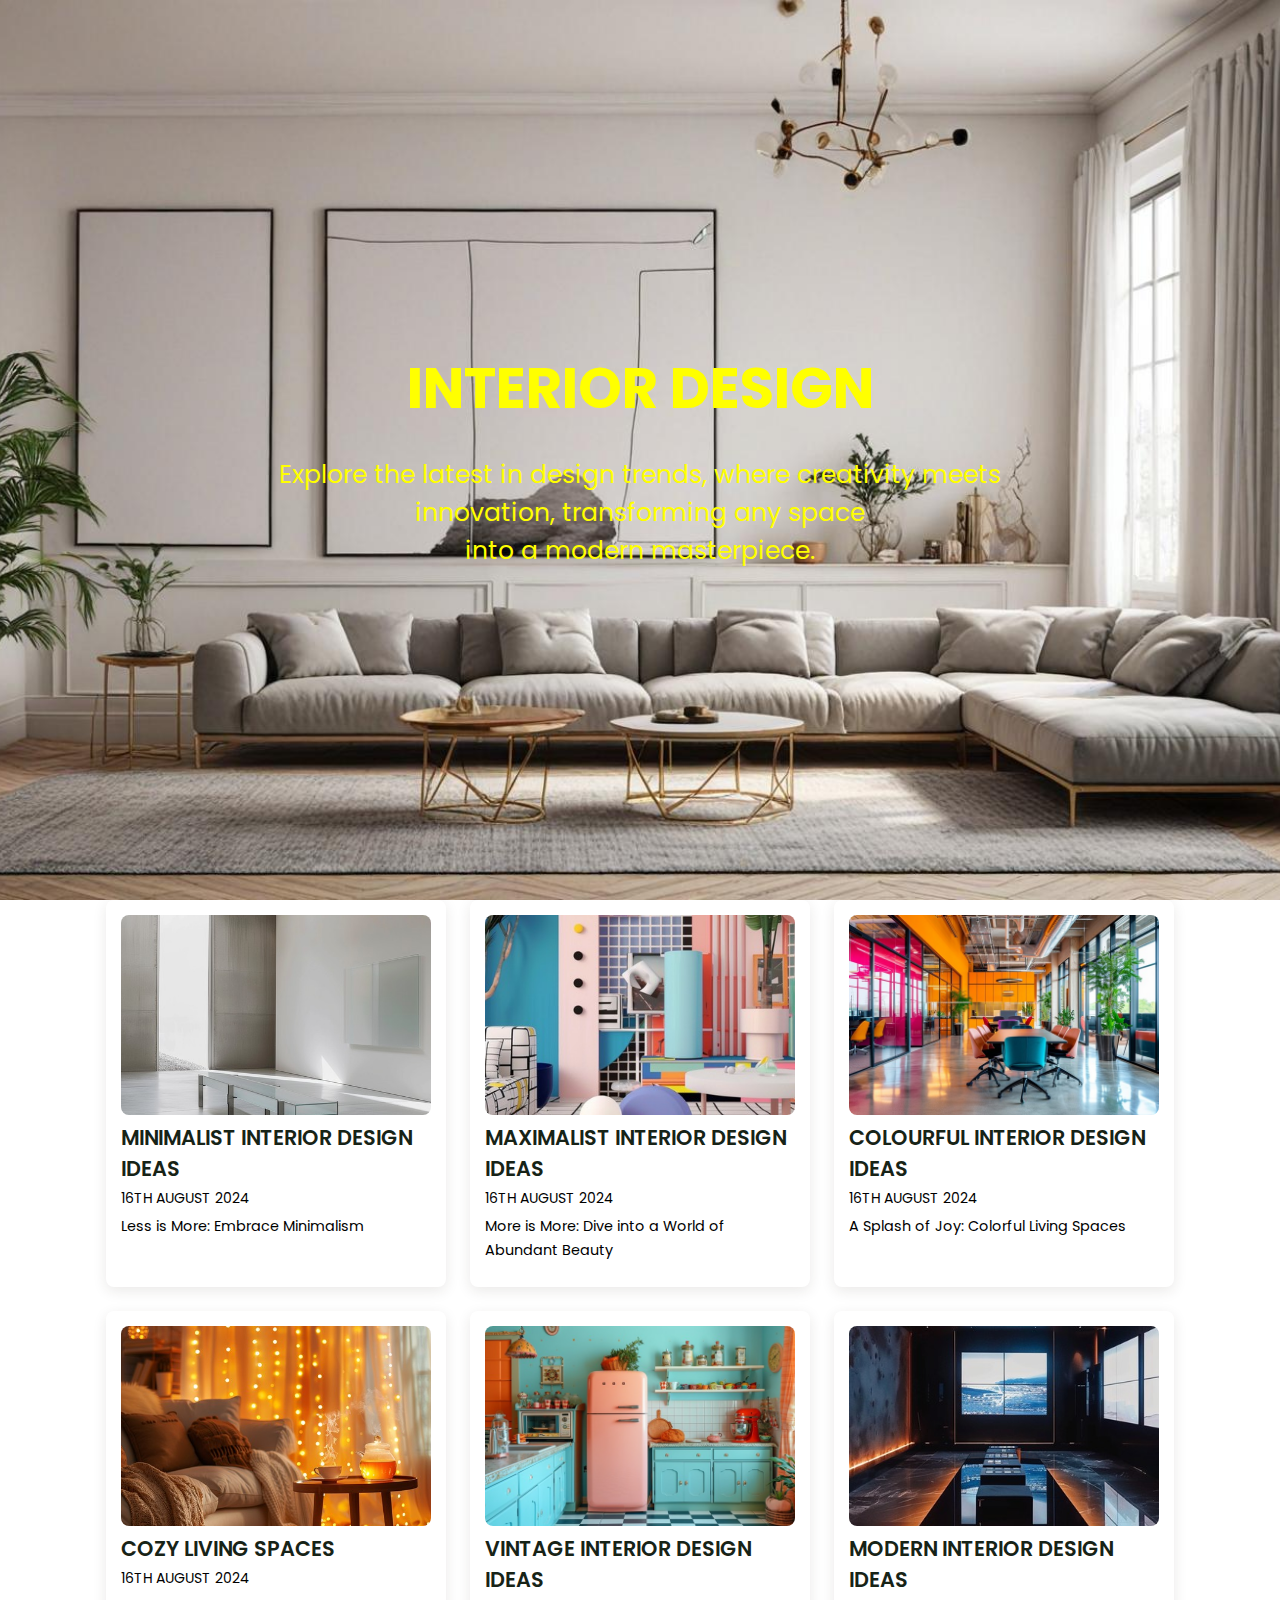
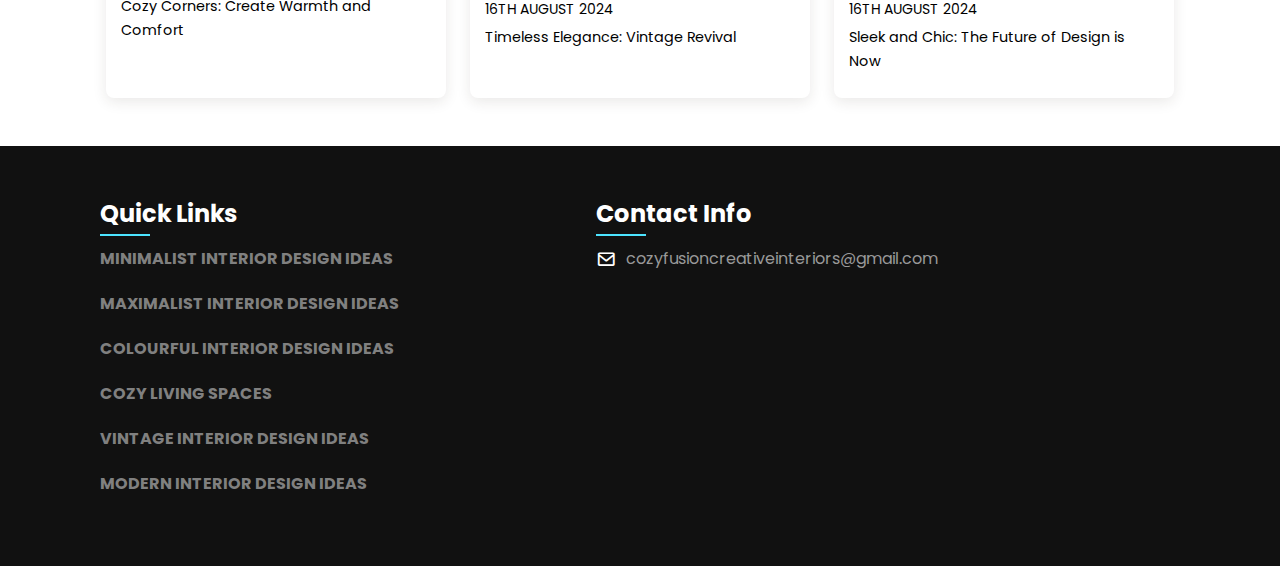
<file: index.html>
<!DOCTYPE html>
<html lang="en">
<head>
    <meta charset="UTF-8">
    <meta http-equiv="X-UA-Compatible" content="IE=edge">
    <meta name="viewport" content="width=device-width, initial-scale=1.0">
    <title>CozyFusion Creative Interiors</title>
    <!-- Box-icon -->
    <link href='https://unpkg.com/boxicons@2.1.4/css/boxicons.min.css' rel='stylesheet'>
    <link rel="stylesheet" href="style.css">
</head>
<body>
    <section class="home" id="home" style="background-image: url('images/NEWBANNER.png');">
        <div class="home-text container">
            <h2 class="home-title">INTERIOR DESIGN</h2><br>
            <span class="home-subtitle">Explore the latest in design trends, where creativity meets <br> innovation, transforming any space <br>into a modern masterpiece.</span>
        </div>
    </section>

    <div class="post container">
        <!-- Post 1 -->
        <div class="post-box tech">
            <img src="images/minimalist.jpg" alt="" class="post-img">
            <a href="minimalist.html" class="post-title">MINIMALIST INTERIOR DESIGN IDEAS</a>
            <span class="post-date">16TH AUGUST 2024</span>
            <p class="post-description">Less is More: Embrace Minimalism</p>
        </div>
        <!-- Post 2 -->
        <div class="post-box food">
            <img src="images/MAXIMALIST.jpg" alt="" class="post-img">
            <a href="minimalist.html" class="post-title">MAXIMALIST INTERIOR DESIGN IDEAS</a>
            <span class="post-date">16TH AUGUST 2024</span>
            <p class="post-description">More is More: Dive into a World of Abundant Beauty</p>
        </div>
        <!-- Post 3 -->
        <div class="post-box food">
            <img src="images/colorful-office-interior-stockcake.jpg" alt="" class="post-img">
            <a href="colourful.html" class="post-title">COLOURFUL INTERIOR DESIGN IDEAS</a>
            <span class="post-date">16TH AUGUST 2024</span>
            <p class="post-description">A Splash of Joy: Colorful Living Spaces</p>
        </div>
        <!-- Post 4 -->
        <div class="post-box news">
            <img src="images/cozy-evening-setting-stockcake.jpg" alt="" class="post-img">
            <a href="cozy.html" class="post-title">COZY LIVING SPACES</a>
            <span class="post-date">16TH AUGUST 2024</span>
            <p class="post-description">Cozy Corners: Create Warmth and Comfort</p>
        </div>
        <!-- Post 5 -->
        <div class="post-box tech">
            <img src="images/vintage-kitchen-decor-stockcake.jpg" alt="" class="post-img">
            <a href="vintage.html" class="post-title">VINTAGE INTERIOR DESIGN IDEAS</a>
            <span class="post-date">16TH AUGUST 2024</span>
            <p class="post-description">Timeless Elegance: Vintage Revival</p>
         </div>
        <!-- Post 6 -->
        <div class="post-box news">
            <img src="images/modern-interior-design-stockcake.jpg" alt="" class="post-img">
            <a href="modern.html" class="post-title">MODERN INTERIOR DESIGN IDEAS</a>
            <span class="post-date">16TH AUGUST 2024</span>
            <p class="post-description">Sleek and Chic: The Future of Design is Now</p>
       </div>
    </div>

    <footer>
        <div class="footer-container">
            <div class="sec quicklinks">
                <h2>Quick Links</h2>
                <ul>
                    <li><a href="minimalist.html">MINIMALIST INTERIOR DESIGN IDEAS</a></li>
                    <li><a href="maximalist.html">MAXIMALIST INTERIOR DESIGN IDEAS</a></li>
                    <li><a href="colourful.html">COLOURFUL INTERIOR DESIGN IDEAS</a></li>
                    <li><a href="cozy.html">COZY LIVING SPACES</a></li>
                    <li><a href="vintage.html">VINTAGE INTERIOR DESIGN IDEAS</a></li>
                    <li><a href="modern.html">MODERN INTERIOR DESIGN IDEAS</a></li>
                </ul>
            </div>
            <div class="sec contactBx">
                <h2>Contact Info</h2>
                <ul class="info">
                    <li>
                        <span><i class='bx bx-envelope' ></i></span>
                        <p><a href="mailto:cozyfusioncreativeinteriors@gmail.com">cozyfusioncreativeinteriors@gmail.com</a></p>
                    </li>
                </ul>
            </div>
        </div>
    </footer>

    <script src="https://cdnjs.cloudflare.com/ajax/libs/jquery/3.6.1/jquery.min.js" integrity="sha512-aVKKRRi/Q/YV+4mjoKBsE4x3H+BkegoM/em46NNlCqNTmUYADjBbeNefNxYV7giUp0VxICtqdrbqU7iVaeZNXA==" crossorigin="anonymous" referrerpolicy="no-referrer"></script>
    <script src="main.js"></script>
</body>
</html>
</file>
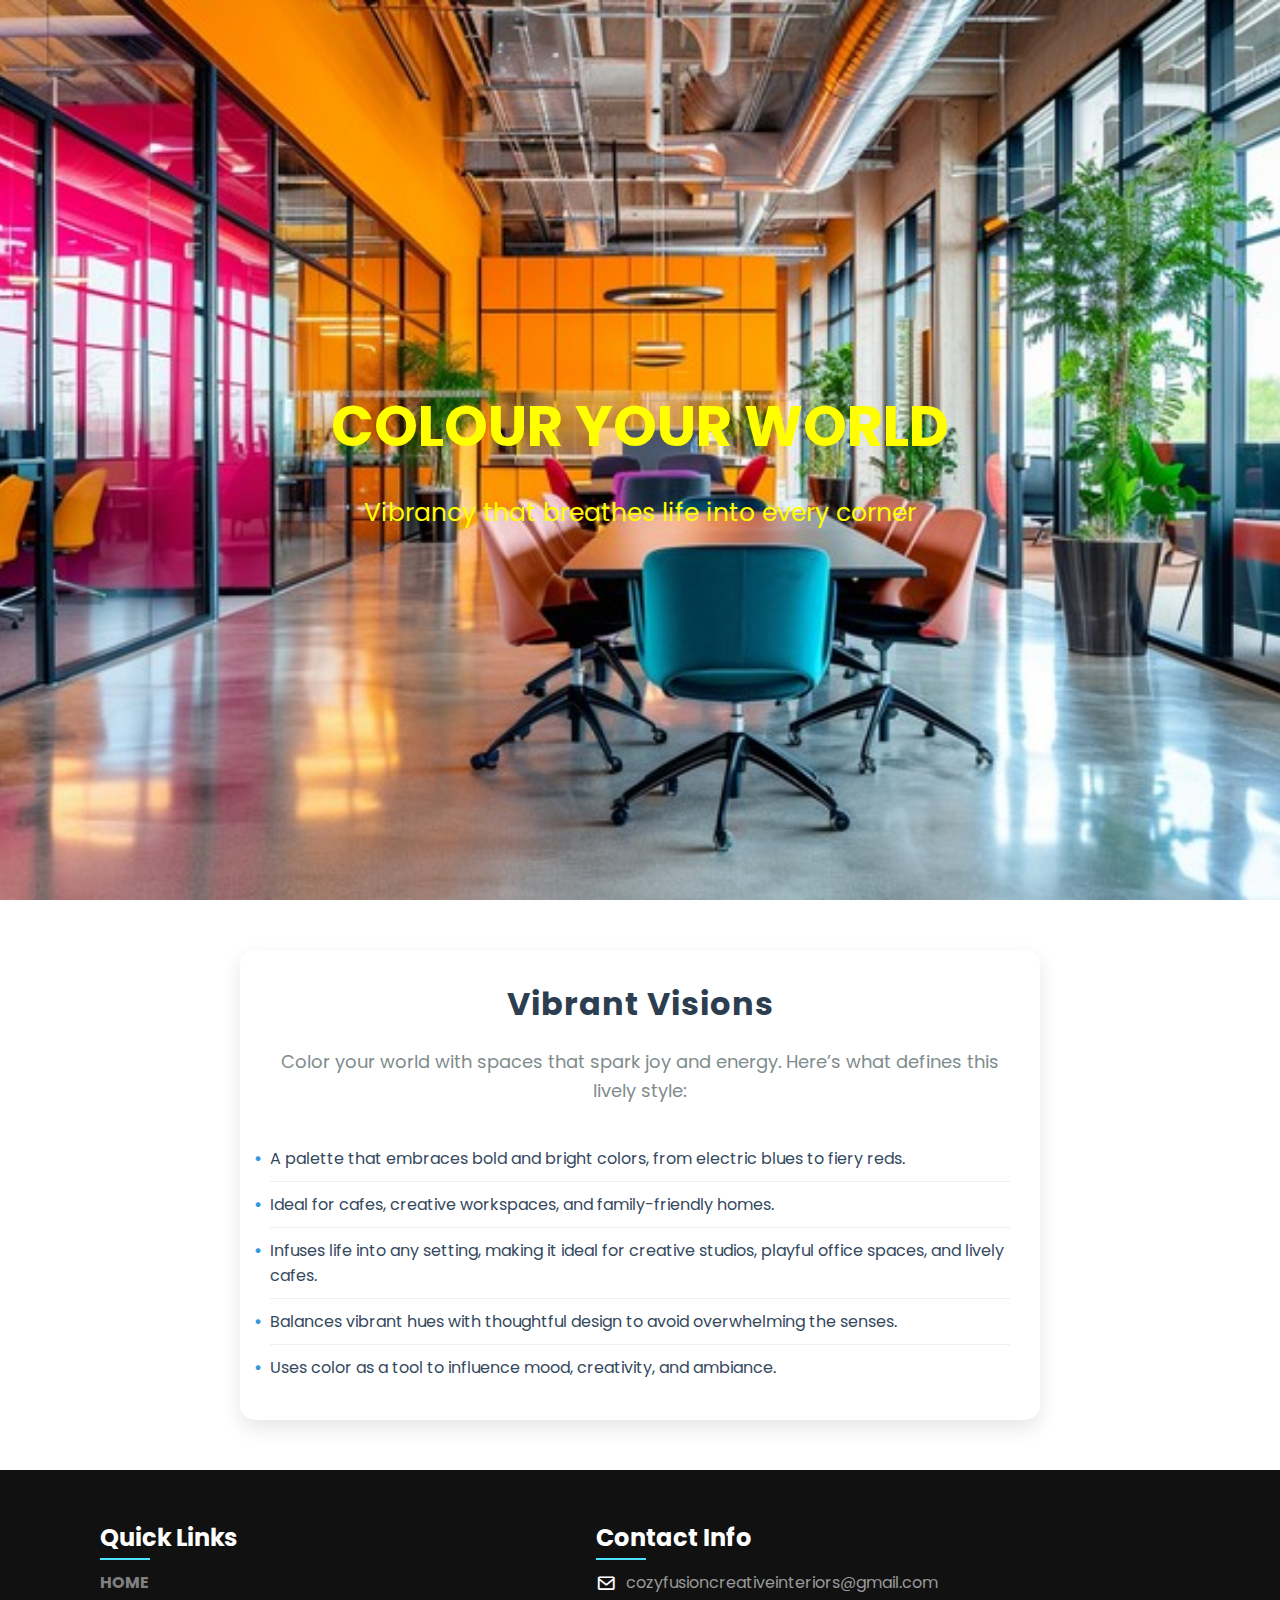
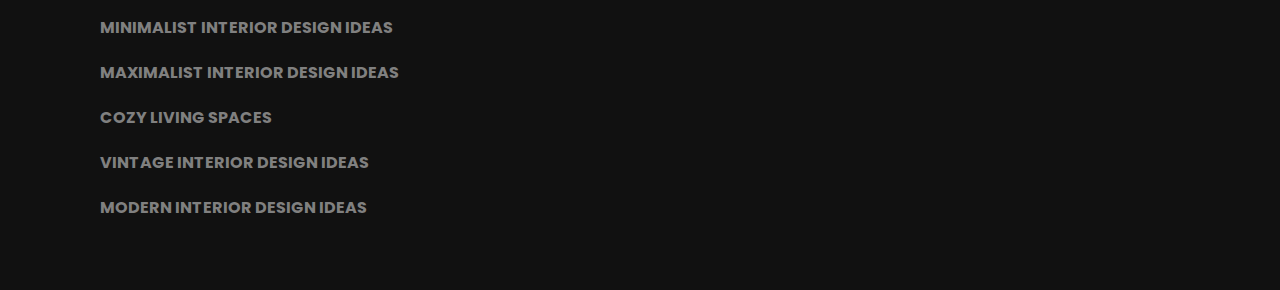
<file: colourful.html>
<!DOCTYPE html>
<html lang="en">
<head>
    <meta charset="UTF-8">
    <meta http-equiv="X-UA-Compatible" content="IE=edge">
    <meta name="viewport" content="width=device-width, initial-scale=1.0">
    <title>Colourful Interior Design Ideas</title>
    <!-- Box-icon -->
    <link href='https://unpkg.com/boxicons@2.1.4/css/boxicons.min.css' rel='stylesheet'>
    <link rel="stylesheet" href="style.css">
</head>
<body>
    <section class="home" id="home" style="background-image: url('images/colorful-office-interior-stockcake.jpg');">
        <div class="home-text container">
            <h2 class="home-title">COLOUR YOUR WORLD</h2><br>
            <span class="home-subtitle">Vibrancy that breathes life into every corner</span>
        </div>
    </section>

    <section class="minimalist-explanation container">
        <h3 class="section-title">Vibrant Visions</h3>
        <p class="section-intro">Color your world with spaces that spark joy and energy. Here’s what defines this lively style:</p>
        <ul class="explanation-points">
            <li>A palette that embraces bold and bright colors, from electric blues to fiery reds.</li>
            <li>Ideal for cafes, creative workspaces, and family-friendly homes.</li>
            <li>Infuses life into any setting, making it ideal for creative studios, playful office spaces, and lively cafes.</li>
            <li>Balances vibrant hues with thoughtful design to avoid overwhelming the senses.</li>
            <li>Uses color as a tool to influence mood, creativity, and ambiance.</li>
        </ul>
    </section>

    <footer>
        <div class="footer-container">
            <div class="sec quicklinks">
                <h2>Quick Links</h2>
                <ul>
                    <li><a href="index.html">HOME</a></li>
                    <li><a href="minimalist.html">MINIMALIST INTERIOR DESIGN IDEAS</a></li>
                    <li><a href="maximalist.html">MAXIMALIST INTERIOR DESIGN IDEAS</a></li>
                    <li><a href="cozy.html">COZY LIVING SPACES</a></li>
                    <li><a href="vintage.html">VINTAGE INTERIOR DESIGN IDEAS</a></li>
                    <li><a href="modern.html">MODERN INTERIOR DESIGN IDEAS</a></li>
                </ul>
            </div>
            <div class="sec contactBx">
                <h2>Contact Info</h2>
                <ul class="info">
                    <li>
                        <span><i class='bx bx-envelope' ></i></span>
                        <p><a href="mailto:cozyfusioncreativeinteriors@gmail.com">cozyfusioncreativeinteriors@gmail.com</a></p>
                    </li>
                </ul>
            </div>
        </div>
    </footer>

    <script src="https://cdnjs.cloudflare.com/ajax/libs/jquery/3.6.1/jquery.min.js" integrity="sha512-aVKKRRi/Q/YV+4mjoKBsE4x3H+BkegoM/em46NNlCqNTmUYADjBbeNefNxYV7giUp0VxICtqdrbqU7iVaeZNXA==" crossorigin="anonymous" referrerpolicy="no-referrer"></script>
    <script src="main.js"></script>
</body>
</html>
</file>
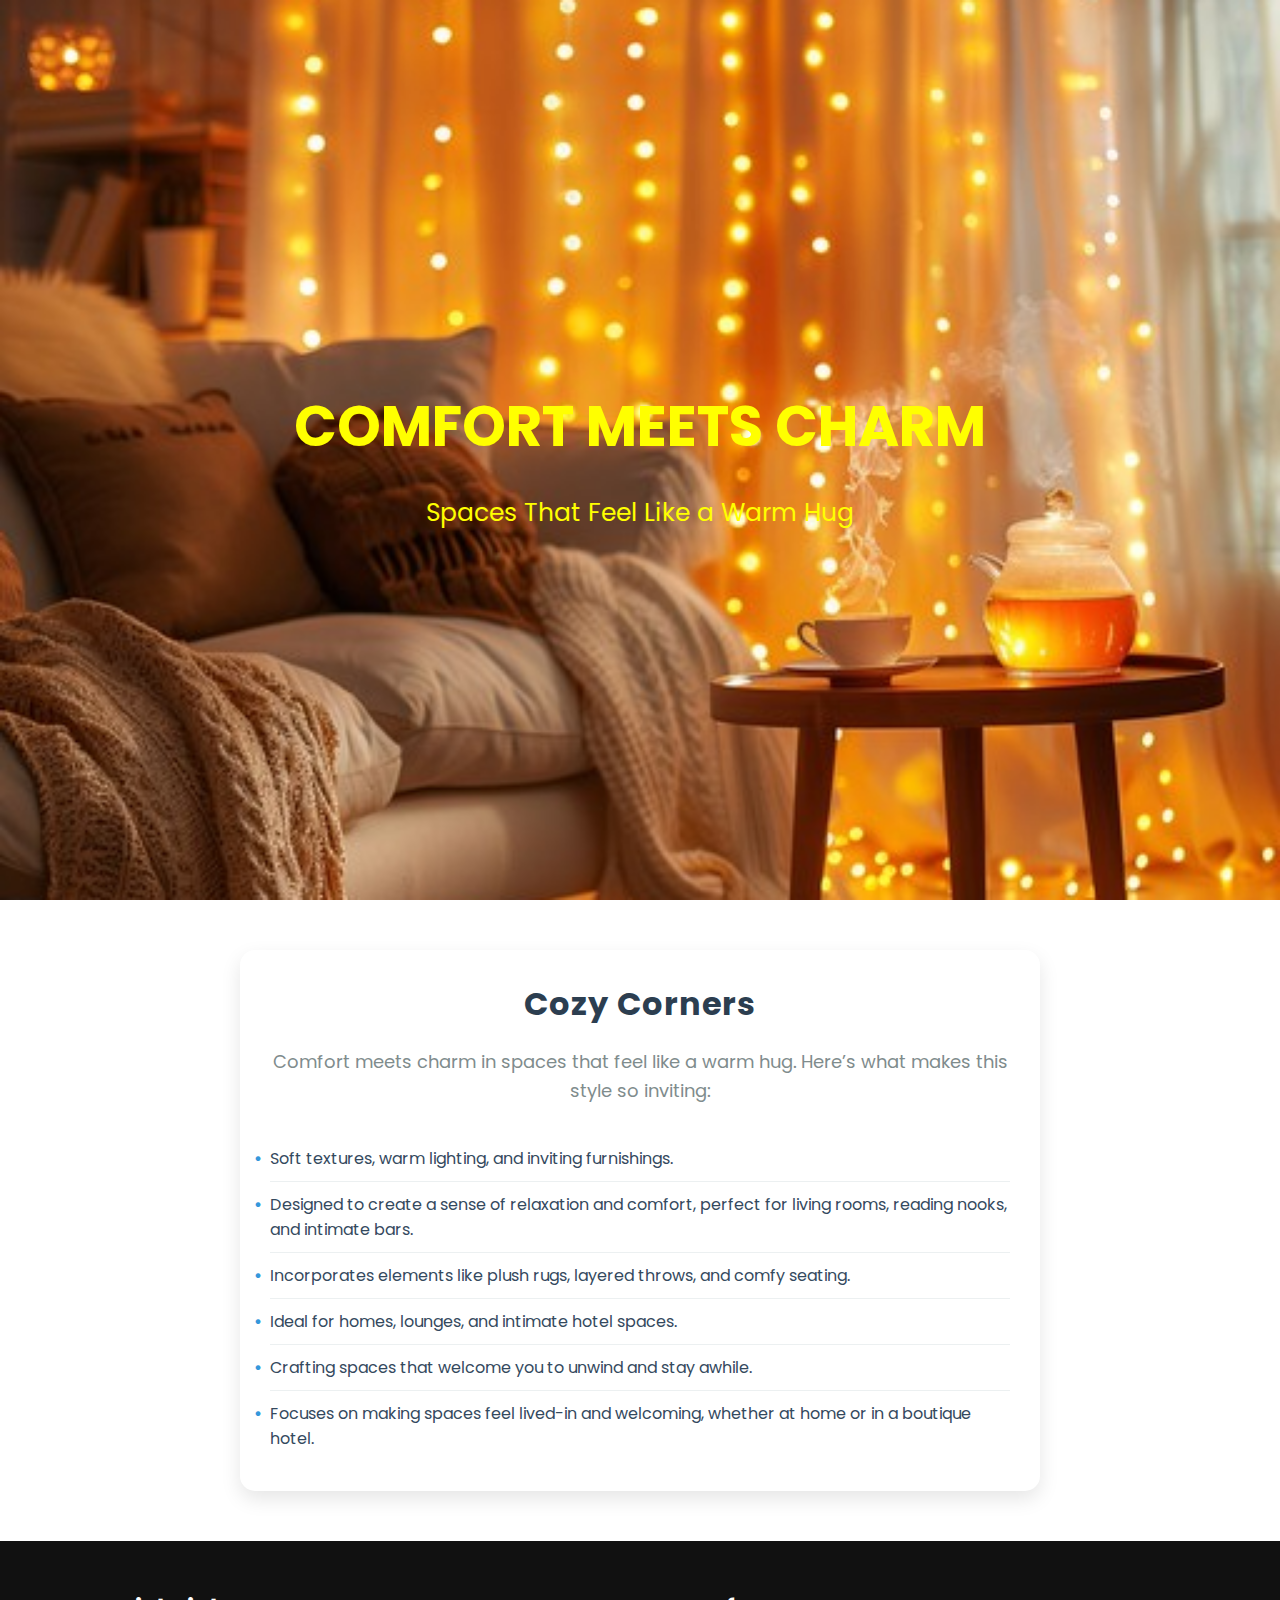
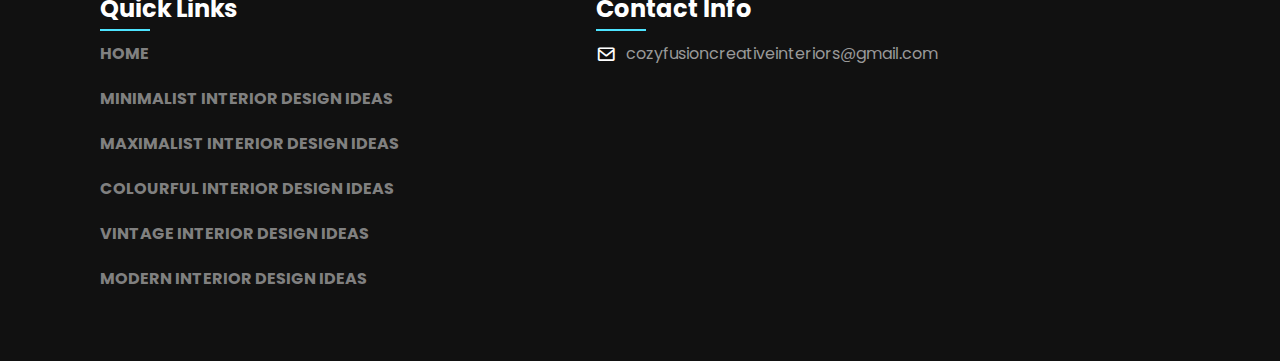
<file: cozy.html>
<!DOCTYPE html>
<html lang="en">
<head>
    <meta charset="UTF-8">
    <meta http-equiv="X-UA-Compatible" content="IE=edge">
    <meta name="viewport" content="width=device-width, initial-scale=1.0">
    <title>Cozy Living Spaces</title>
    <!-- Box-icon -->
    <link href='https://unpkg.com/boxicons@2.1.4/css/boxicons.min.css' rel='stylesheet'>
    <link rel="stylesheet" href="style.css">
</head>
<body>
    <section class="home" id="home" style="background-image: url('images/cozy-evening-setting-stockcake.jpg');">
        <div class="home-text container">
            <h2 class="home-title">COMFORT MEETS CHARM</h2><br>
            <span class="home-subtitle">Spaces That Feel Like a Warm Hug</span>
        </div>
    </section>

    <section class="minimalist-explanation container">
        <h3 class="section-title">Cozy Corners</h3>
        <p class="section-intro">Comfort meets charm in spaces that feel like a warm hug. Here’s what makes this style so inviting:</p>
        <ul class="explanation-points">
            <li>Soft textures, warm lighting, and inviting furnishings.</li>
            <li>Designed to create a sense of relaxation and comfort, perfect for living rooms, reading nooks, and intimate bars.</li>
            <li>Incorporates elements like plush rugs, layered throws, and comfy seating.</li>
            <li>Ideal for homes, lounges, and intimate hotel spaces.</li>
            <li>Crafting spaces that welcome you to unwind and stay awhile.</li>
            <li>Focuses on making spaces feel lived-in and welcoming, whether at home or in a boutique hotel.</li>
        </ul>
    </section>

    <footer>
        <div class="footer-container">
            <div class="sec quicklinks">
                <h2>Quick Links</h2>
                <ul>
                    <li><a href="index.html">HOME</a></li>
                    <li><a href="minimalist.html">MINIMALIST INTERIOR DESIGN IDEAS</a></li>
                    <li><a href="maximalist.html">MAXIMALIST INTERIOR DESIGN IDEAS</a></li>
                    <li><a href="colourful.html">COLOURFUL INTERIOR DESIGN IDEAS</a></li>
                    <li><a href="vintage.html">VINTAGE INTERIOR DESIGN IDEAS</a></li>
                    <li><a href="modern.html">MODERN INTERIOR DESIGN IDEAS</a></li>
                </ul>
            </div>
            <div class="sec contactBx">
                <h2>Contact Info</h2>
                <ul class="info">
                    <li>
                        <span><i class='bx bx-envelope' ></i></span>
                        <p><a href="mailto:cozyfusioncreativeinteriors@gmail.com">cozyfusioncreativeinteriors@gmail.com</a></p>
                    </li>
                </ul>
            </div>
        </div>
    </footer>

    <script src="https://cdnjs.cloudflare.com/ajax/libs/jquery/3.6.1/jquery.min.js" integrity="sha512-aVKKRRi/Q/YV+4mjoKBsE4x3H+BkegoM/em46NNlCqNTmUYADjBbeNefNxYV7giUp0VxICtqdrbqU7iVaeZNXA==" crossorigin="anonymous" referrerpolicy="no-referrer"></script>
    <script src="main.js"></script>
</body>
</html>
</file>
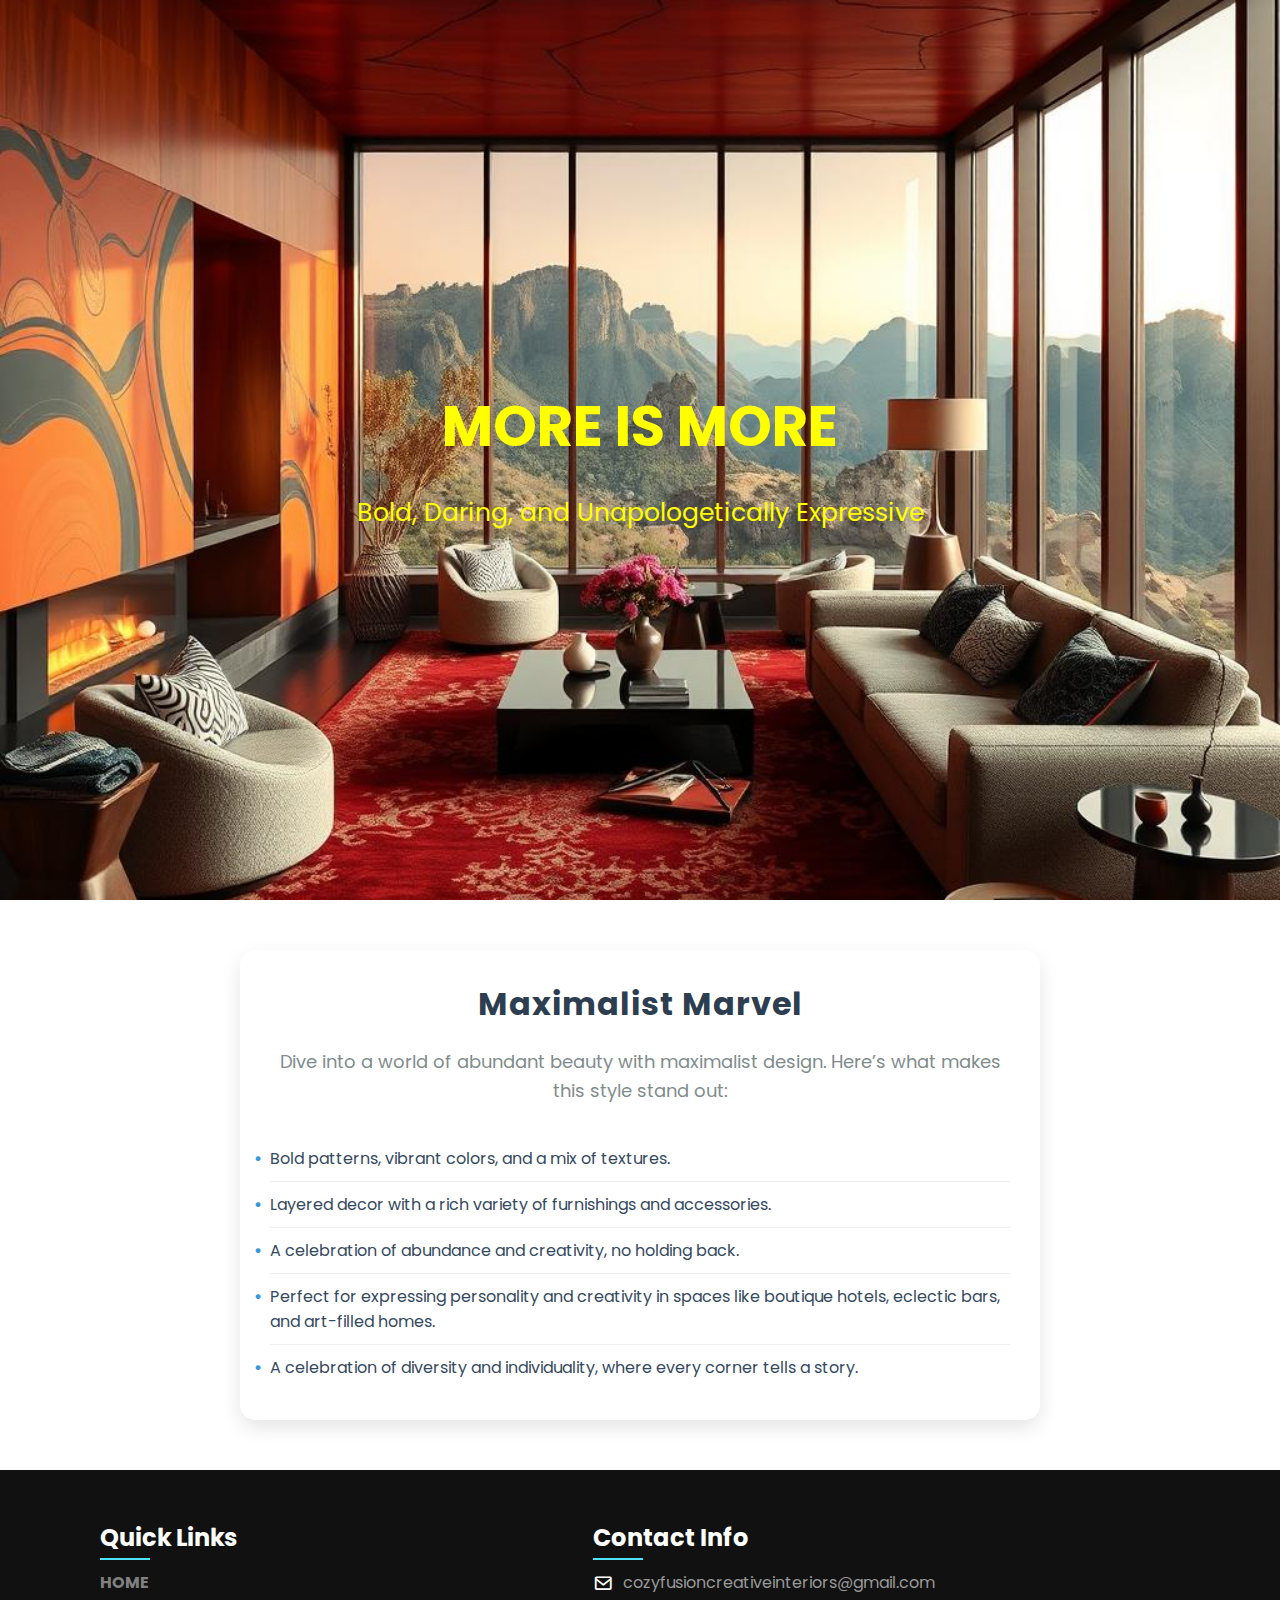
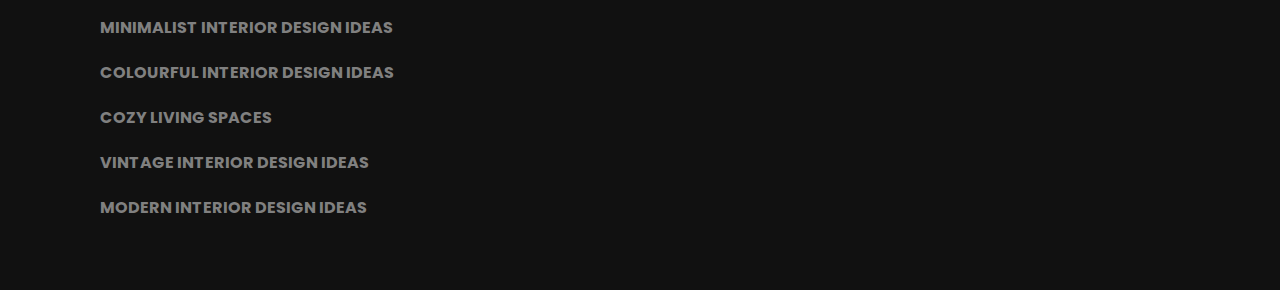
<file: maximalist.html>
<!DOCTYPE html>
<html lang="en">
<head>
    <meta charset="UTF-8">
    <meta http-equiv="X-UA-Compatible" content="IE=edge">
    <meta name="viewport" content="width=device-width, initial-scale=1.0">
    <title>Maximalist Interior Design Ideas</title>
    <!-- Box-icon -->
    <link href='https://unpkg.com/boxicons@2.1.4/css/boxicons.min.css' rel='stylesheet'>
    <link rel="stylesheet" href="style.css">
</head>
<body>
    <section class="home" id="home" style="background-image: url('images/MAX1.jpg');">
        <div class="home-text container">
            <h2 class="home-title">MORE IS MORE</h2><br>
            <span class="home-subtitle">Bold, Daring, and Unapologetically Expressive</span>
        </div>
    </section>

    <section class="minimalist-explanation container">
        <h3 class="section-title">Maximalist Marvel</h3>
        <p class="section-intro">Dive into a world of abundant beauty with maximalist design. Here’s what makes this style stand out:</p>
        <ul class="explanation-points">
            <li>Bold patterns, vibrant colors, and a mix of textures.</li>
            <li>Layered decor with a rich variety of furnishings and accessories.</li>
            <li>A celebration of abundance and creativity, no holding back.</li>
            <li>Perfect for expressing personality and creativity in spaces like boutique hotels, eclectic bars, and art-filled homes.</li>
            <li>A celebration of diversity and individuality, where every corner tells a story.</li>
        </ul>
    </section>

    <footer>
        <div class="footer-container">
            <div class="sec quicklinks">
                <h2>Quick Links</h2>
                <ul>
                    <li><a href="index.html">HOME</a></li>
                    <li><a href="minimalist.html">MINIMALIST INTERIOR DESIGN IDEAS</a></li>
                    <li><a href="colourful.html">COLOURFUL INTERIOR DESIGN IDEAS</a></li>
                    <li><a href="cozy.html">COZY LIVING SPACES</a></li>
                    <li><a href="vintage.html">VINTAGE INTERIOR DESIGN IDEAS</a></li>
                    <li><a href="modern.html">MODERN INTERIOR DESIGN IDEAS</a></li>
                </ul>
            </div>
            <div class="sec contactBx">
                <h2>Contact Info</h2>
                <ul class="info">
                    <li>
                        <span><i class='bx bx-envelope' ></i></span>
                        <p><a href="mailto:cozyfusioncreativeinteriors@gmail.com">cozyfusioncreativeinteriors@gmail.com</a></p>
                    </li>
                </ul>
            </div>
        </div>
    </footer>

    <script src="https://cdnjs.cloudflare.com/ajax/libs/jquery/3.6.1/jquery.min.js" integrity="sha512-aVKKRRi/Q/YV+4mjoKBsE4x3H+BkegoM/em46NNlCqNTmUYADjBbeNefNxYV7giUp0VxICtqdrbqU7iVaeZNXA==" crossorigin="anonymous" referrerpolicy="no-referrer"></script>
    <script src="main.js"></script>
</body>
</html>
</file>
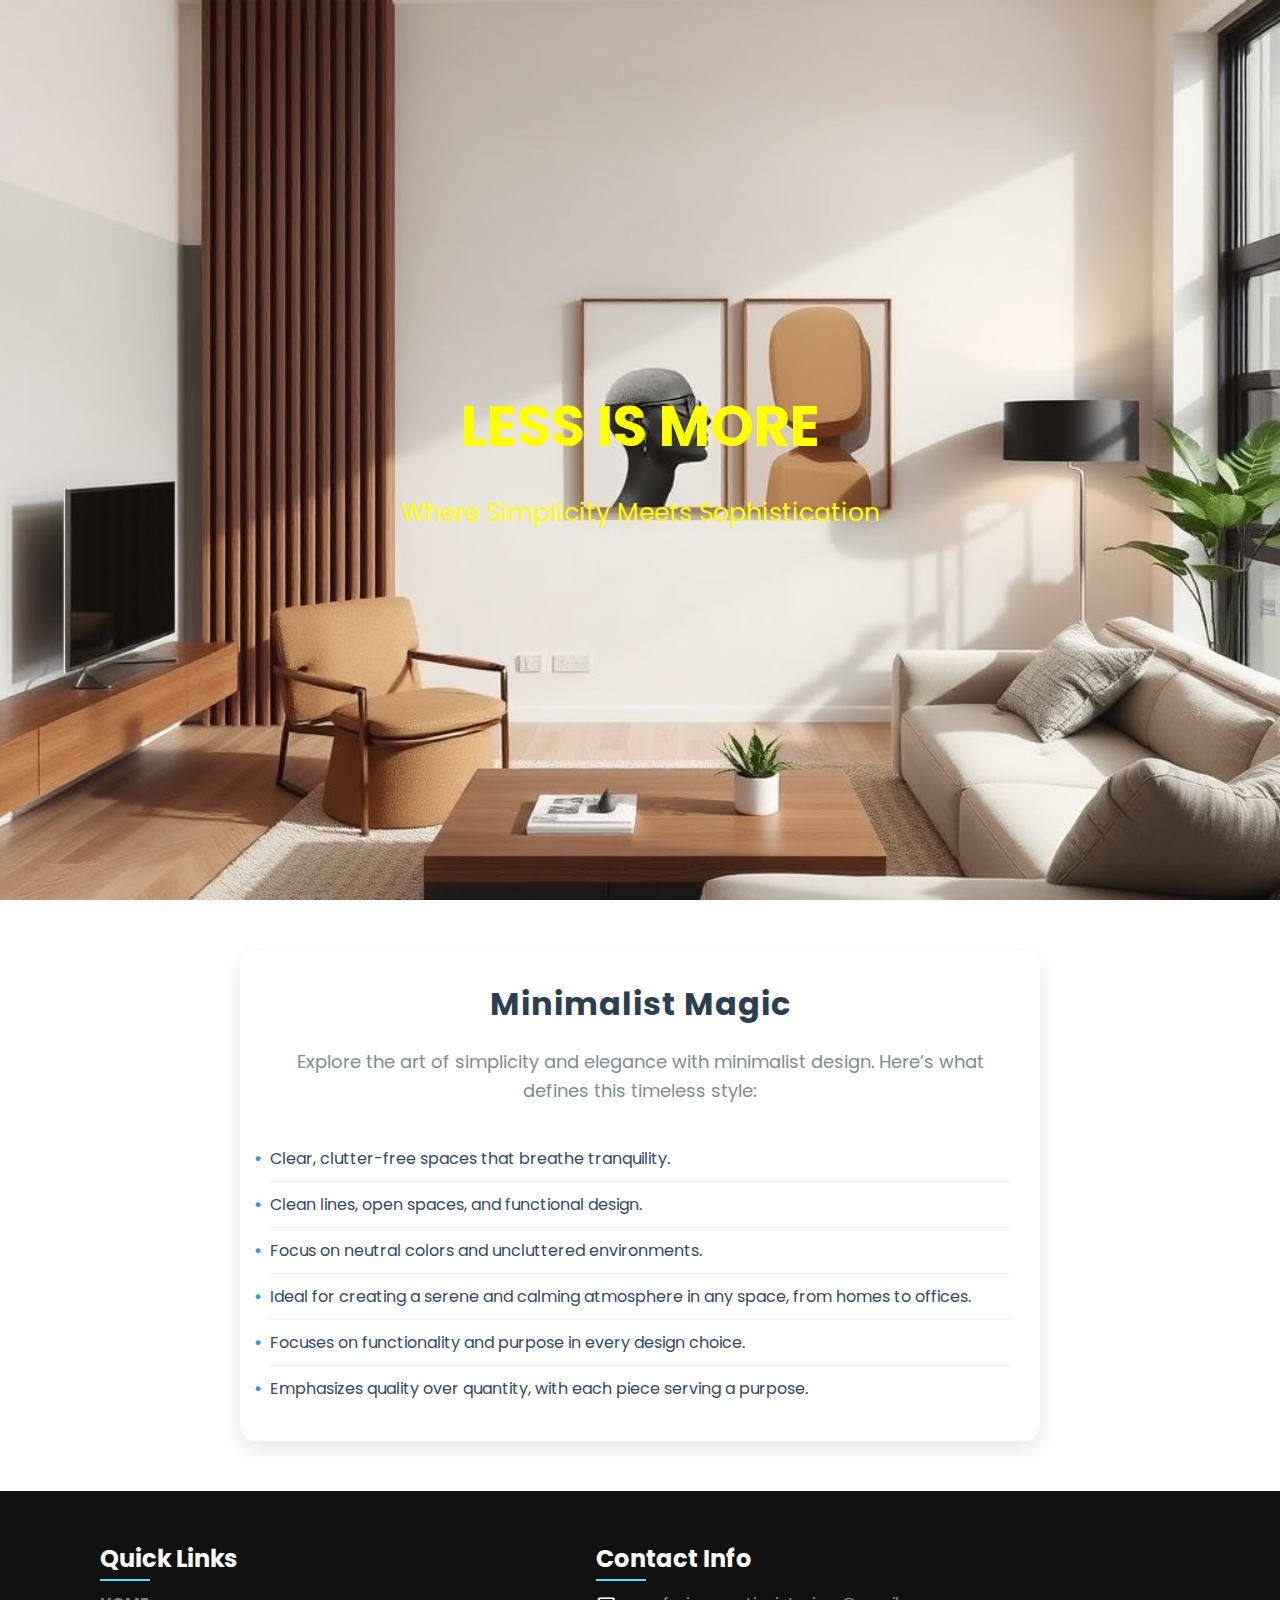
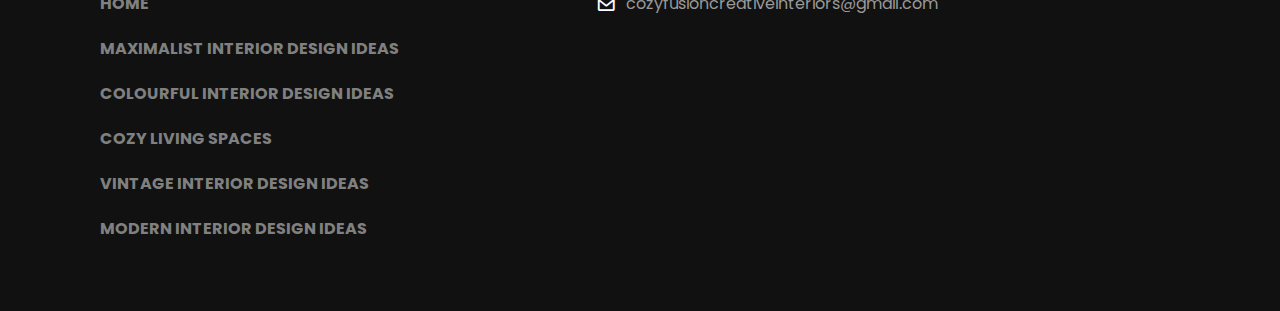
<file: minimalist.html>
<!DOCTYPE html>
<html lang="en">
<head>
    <meta charset="UTF-8">
    <meta http-equiv="X-UA-Compatible" content="IE=edge">
    <meta name="viewport" content="width=device-width, initial-scale=1.0">
    <title>Minimalist Interior Design Ideas</title>
    <!-- Box-icon -->
    <link href='https://unpkg.com/boxicons@2.1.4/css/boxicons.min.css' rel='stylesheet'>
    <link rel="stylesheet" href="style.css">
</head>
<body>
    <section class="home" id="home" style="background-image: url('images/MINIMALIST\ INTE\ 1d04ba3a-9e5d-4bdb-80c3-5c497224bcdb.png');">
        <div class="home-text container">
            <h2 class="home-title">LESS IS MORE</h2><br>
            <span class="home-subtitle">Where Simplicity Meets Sophistication</span>
        </div>
    </section>

    <section class="minimalist-explanation container">
        <h3 class="section-title">Minimalist Magic</h3>
        <p class="section-intro">Explore the art of simplicity and elegance with minimalist design. Here’s what defines this timeless style:</p>
        <ul class="explanation-points">
            <li>Clear, clutter-free spaces that breathe tranquility.</li>
            <li>Clean lines, open spaces, and functional design.</li>
            <li>Focus on neutral colors and uncluttered environments.</li>
            <li>Ideal for creating a serene and calming atmosphere in any space, from homes to offices.</li>
            <li>Focuses on functionality and purpose in every design choice.</li>
            <li>Emphasizes quality over quantity, with each piece serving a purpose.</li>
        </ul>
    </section>

    <footer>
        <div class="footer-container">
            <div class="sec quicklinks">
                <h2>Quick Links</h2>
                <ul>
                    <li><a href="index.html">HOME</a></li>
                    <li><a href="maximalist.html">MAXIMALIST INTERIOR DESIGN IDEAS</a></li>
                    <li><a href="colourful.html">COLOURFUL INTERIOR DESIGN IDEAS</a></li>
                    <li><a href="cozy.html">COZY LIVING SPACES</a></li>
                    <li><a href="vintage.html">VINTAGE INTERIOR DESIGN IDEAS</a></li>
                    <li><a href="modern.html">MODERN INTERIOR DESIGN IDEAS</a></li>
                </ul>
            </div>
            <div class="sec contactBx">
                <h2>Contact Info</h2>
                <ul class="info">
                    <li>
                        <span><i class='bx bx-envelope' ></i></span>
                        <p><a href="mailto:cozyfusioncreativeinteriors@gmail.com">cozyfusioncreativeinteriors@gmail.com</a></p>
                    </li>
                </ul>
            </div>
        </div>
    </footer>

    <script src="https://cdnjs.cloudflare.com/ajax/libs/jquery/3.6.1/jquery.min.js" integrity="sha512-aVKKRRi/Q/YV+4mjoKBsE4x3H+BkegoM/em46NNlCqNTmUYADjBbeNefNxYV7giUp0VxICtqdrbqU7iVaeZNXA==" crossorigin="anonymous" referrerpolicy="no-referrer"></script>
    <script src="main.js"></script>
</body>
</html>
</file>
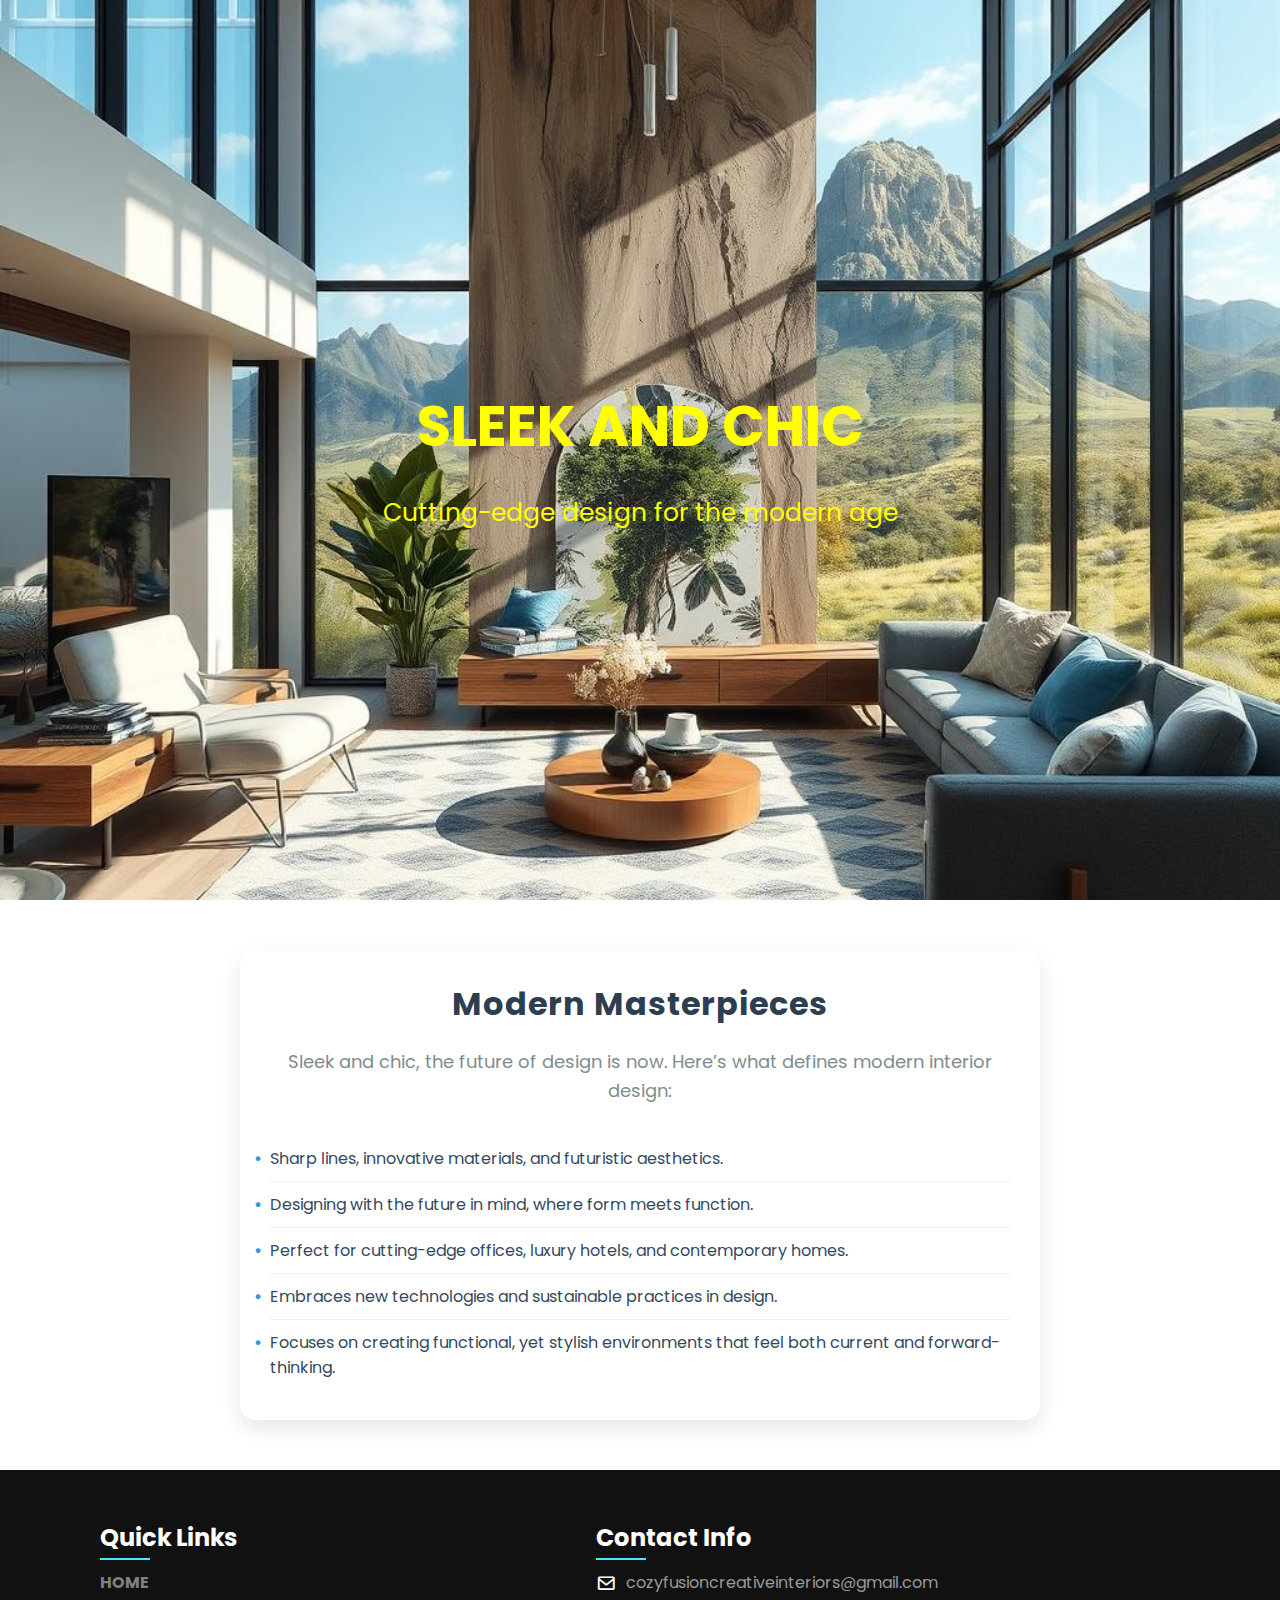
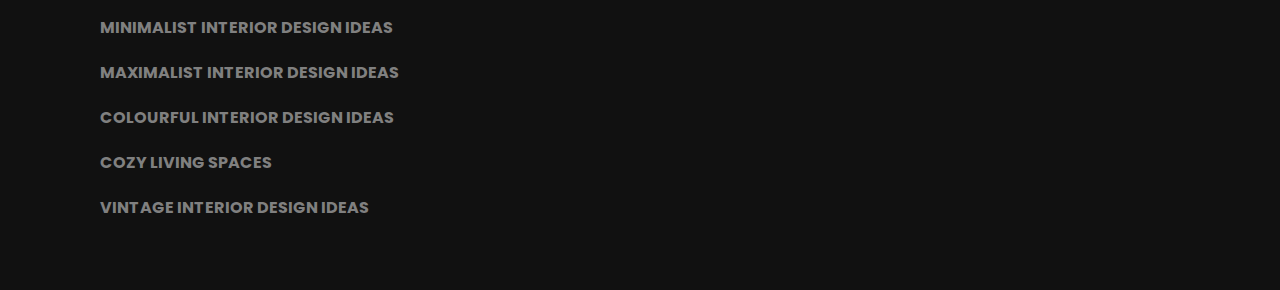
<file: modern.html>
<!DOCTYPE html>
<html lang="en">
<head>
    <meta charset="UTF-8">
    <meta http-equiv="X-UA-Compatible" content="IE=edge">
    <meta name="viewport" content="width=device-width, initial-scale=1.0">
    <title>Modern Interior Design Ideas</title>
    <!-- Box-icon -->
    <link href='https://unpkg.com/boxicons@2.1.4/css/boxicons.min.css' rel='stylesheet'>
    <link rel="stylesheet" href="style.css">
</head>
<body>
    <section class="home" id="home" style="background-image: url('images/MOD2.jpg');">
        <div class="home-text container">
            <h2 class="home-title">SLEEK AND CHIC</h2><br>
            <span class="home-subtitle">Cutting-edge design for the modern age</span>
        </div>
    </section>

    <section class="minimalist-explanation container">
        <h3 class="section-title">Modern Masterpieces</h3>
        <p class="section-intro">Sleek and chic, the future of design is now. Here’s what defines modern interior design:</p>
        <ul class="explanation-points">
            <li>Sharp lines, innovative materials, and futuristic aesthetics.</li>
            <li>Designing with the future in mind, where form meets function.</li>
            <li>Perfect for cutting-edge offices, luxury hotels, and contemporary homes.</li>
            <li>Embraces new technologies and sustainable practices in design.</li>
            <li>Focuses on creating functional, yet stylish environments that feel both current and forward-thinking.</li>
        </ul>
    </section>

    <footer>
        <div class="footer-container">
            <div class="sec quicklinks">
                <h2>Quick Links</h2>
                <ul>
                    <li><a href="index.html">HOME</a></li>
                    <li><a href="minimalist.html">MINIMALIST INTERIOR DESIGN IDEAS</a></li>
                    <li><a href="maximalist.html">MAXIMALIST INTERIOR DESIGN IDEAS</a></li>
                    <li><a href="colourful.html">COLOURFUL INTERIOR DESIGN IDEAS</a></li>
                    <li><a href="cozy.html">COZY LIVING SPACES</a></li>
                    <li><a href="vintage.html">VINTAGE INTERIOR DESIGN IDEAS</a></li>
                </ul>
            </div>
            <div class="sec contactBx">
                <h2>Contact Info</h2>
                <ul class="info">
                    <li>
                        <span><i class='bx bx-envelope' ></i></span>
                        <p><a href="mailto:cozyfusioncreativeinteriors@gmail.com">cozyfusioncreativeinteriors@gmail.com</a></p>
                    </li>
                </ul>
            </div>
        </div>
    </footer>

    <script src="https://cdnjs.cloudflare.com/ajax/libs/jquery/3.6.1/jquery.min.js" integrity="sha512-aVKKRRi/Q/YV+4mjoKBsE4x3H+BkegoM/em46NNlCqNTmUYADjBbeNefNxYV7giUp0VxICtqdrbqU7iVaeZNXA==" crossorigin="anonymous" referrerpolicy="no-referrer"></script>
    <script src="main.js"></script>
</body>
</html>
</file>
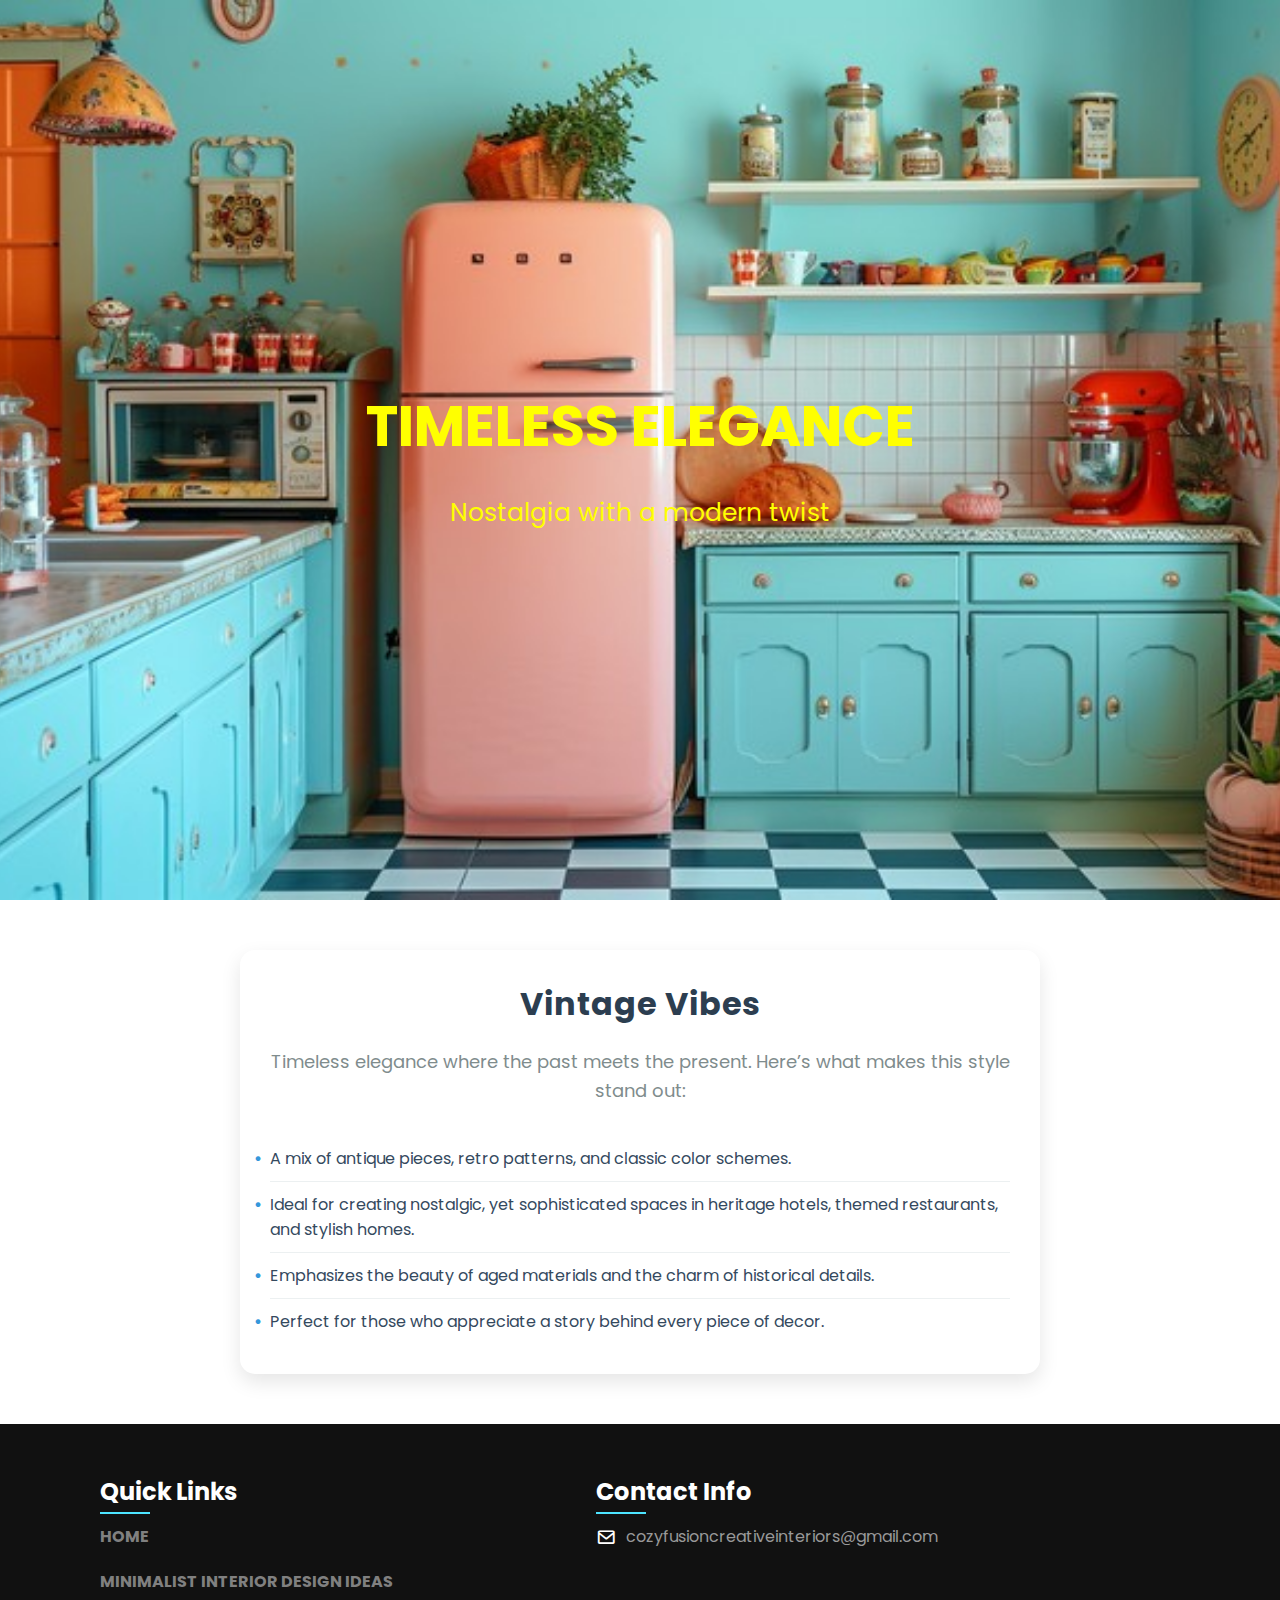
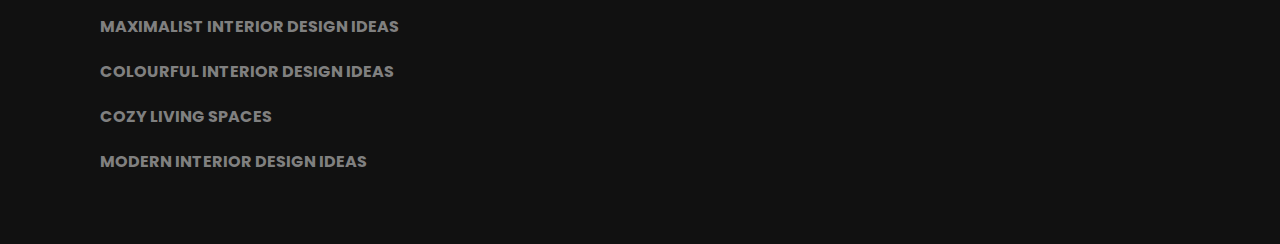
<file: vintage.html>
<!DOCTYPE html>
<html lang="en">
<head>
    <meta charset="UTF-8">
    <meta http-equiv="X-UA-Compatible" content="IE=edge">
    <meta name="viewport" content="width=device-width, initial-scale=1.0">
    <title>Vintage Interior Design Ideas</title>
    <!-- Box-icon -->
    <link href='https://unpkg.com/boxicons@2.1.4/css/boxicons.min.css' rel='stylesheet'>
    <link rel="stylesheet" href="style.css">
</head>
<body>
    <section class="home" id="home" style="background-image: url('images/vintage-kitchen-decor-stockcake.jpg');">
        <div class="home-text container">
            <h2 class="home-title">TIMELESS ELEGANCE</h2><br>
            <span class="home-subtitle">Nostalgia with a modern twist</span>
        </div>
    </section>

    <section class="minimalist-explanation container">
        <h3 class="section-title">Vintage Vibes</h3>
        <p class="section-intro">Timeless elegance where the past meets the present. Here’s what makes this style stand out:</p>
        <ul class="explanation-points">
            <li>A mix of antique pieces, retro patterns, and classic color schemes.</li>
            <li>Ideal for creating nostalgic, yet sophisticated spaces in heritage hotels, themed restaurants, and stylish homes.</li>
            <li>Emphasizes the beauty of aged materials and the charm of historical details.</li>
            <li>Perfect for those who appreciate a story behind every piece of decor.</li>
        </ul>
    </section>

    <footer>
        <div class="footer-container">
            <div class="sec quicklinks">
                <h2>Quick Links</h2>
                <ul>
                    <li><a href="index.html">HOME</a></li>
                    <li><a href="minimalist.html">MINIMALIST INTERIOR DESIGN IDEAS</a></li>
                    <li><a href="maximalist.html">MAXIMALIST INTERIOR DESIGN IDEAS</a></li>
                    <li><a href="colourful.html">COLOURFUL INTERIOR DESIGN IDEAS</a></li>
                    <li><a href="cozy.html">COZY LIVING SPACES</a></li>
                    <li><a href="modern.html">MODERN INTERIOR DESIGN IDEAS</a></li>
                </ul>
            </div>
            <div class="sec contactBx">
                <h2>Contact Info</h2>
                <ul class="info">
                    <li>
                        <span><i class='bx bx-envelope' ></i></span>
                        <p><a href="mailto:cozyfusioncreativeinteriors@gmail.com">cozyfusioncreativeinteriors@gmail.com</a></p>
                    </li>
                </ul>
            </div>
        </div>
    </footer>

    <script src="https://cdnjs.cloudflare.com/ajax/libs/jquery/3.6.1/jquery.min.js" integrity="sha512-aVKKRRi/Q/YV+4mjoKBsE4x3H+BkegoM/em46NNlCqNTmUYADjBbeNefNxYV7giUp0VxICtqdrbqU7iVaeZNXA==" crossorigin="anonymous" referrerpolicy="no-referrer"></script>
    <script src="main.js"></script>
</body>
</html>
</file>
<file: style.css>
@import url('https://fonts.googleapis.com/css2?family=Poppins:ital,wght@0,600;0,700;1,400&display=swap');
*{
    font-family: 'Poppins', sans-serif;
    margin: 0;
    padding: 0;
    scroll-behavior: smooth;
    scroll-padding-top: 2rem;
    box-sizing: border-box;
}

/* root values */
:root{
    --container-color: #1a1e21;
    --second-color: rgba(77, 228, 255);
    --text-color: #172317;
    --bg-color: #fff;
}

::selection{
    color: var(--bg-color);
    background: var(--second-color);
}

a{
    text-decoration: none;
}

li{
    list-style: none;
}

img{
    width: 100%;
}

section{
    padding: 3rem 0 2rem;
}

.container{
    max-width: 1068px;
    margin: auto;
    width: 100%;
}

a{
    color: #fff;
}

/* Header */
header{
    position: fixed;
    top: 0;
    left: 0;
    width: 100%;
    z-index: 200;
}

header.shadow{
    background: var(--bg-color);
    box-shadow: 0 1px 4px hsl(0 4% 14% / 10%);
    transition: .5s;
}

header.shadow .logo{
    color: var(--text-color);
}

.nav{
    display: flex;
    align-items: center;
    justify-content: space-between;
    padding: 18px 0;
}

.logo{
    font-size: 1.5rem;
    font-weight: 600;
    color: var(--bg-color);
}

.logo span{
    color: var(--second-color);
}

.login{
    padding: 8px 14px;
    text-transform: uppercase;
    font-weight: 500;
    border-radius: 4px;
    background: var(--second-color);
    color: var(--bg-color);
}

.login:hover{
    background: hsl(199, 98%, 56%);
    transition: .5s;
}

/* CSS Styling for Minimalist Explanation Section */
.minimalist-explanation {
    margin: 50px auto;
    padding: 30px;
    max-width: 800px;
    background-color: #ffffff;
    border-radius: 15px;
    box-shadow: 0 8px 20px rgba(0, 0, 0, 0.1);
    text-align: left;
    font-family: 'Arial', sans-serif;
}

.minimalist-explanation .section-title {
    font-size: 32px;
    font-weight: bold;
    color: #2c3e50;
    margin-bottom: 20px;
    text-align: center;
    letter-spacing: 1px;
}

.minimalist-explanation .section-intro {
    font-size: 18px;
    color: #7f8c8d;
    margin-bottom: 30px;
    line-height: 1.6;
    text-align: center;
}

.minimalist-explanation .explanation-points {
    list-style: none;
    padding: 0;
}

.minimalist-explanation .explanation-points li {
    font-size: 16px;
    color: #34495e;
    padding: 10px 0;
    border-bottom: 1px solid #ecf0f1;
}

.minimalist-explanation .explanation-points li:last-child {
    border-bottom: none;
}

.minimalist-explanation .explanation-points li::before {
    content: "\2022";
    color: #3498db;
    font-weight: bold;
    display: inline-block;
    width: 1em;
    margin-left: -1em;
}

.home{
    width: 100%;
    min-height: 440px;
    display: grid;
    justify-content: center;
    align-items: center;
    background-size: cover; /* Ensures the image covers the entire area */
    background-position: center; /* Centers the image */
    background-repeat: no-repeat; /* Prevents the image from repeating */
    width: 100vw; /* Full viewport width */
    height: 100vh; /* Full viewport height */
}

.home-text{
    color: yellow;
    text-align: center;
}

.home-title{
    font-size: 3.5rem;
}

.home-subtitle{
    font-size: 25px;
    font-weight: 400;
}

.about{
    position: relative;
    width: 100%;
    display: flex !important;
    justify-content: center;
    align-items: center;
}

.about .contentBx{
    max-width: 50%;
    width: 50%;
    text-align: left;
    padding-right: 40px;
}

.titleText{
    font-weight: 600;
    color: #111;
    font-size: 2rem;
    margin-bottom: 10px;
}

.title-text{
    color: #111;
    font-size: 1em;
}

.about .imgBx{
    position: relative;
    min-width: 50%;
    width: 50%;
    min-height: 500px;
}

.btn2{
    position: relative;
    display: inline-block;
    margin-top: 30px;
    padding: 10px 30px;
    background: #fff;
    border: .8px solid #111;
    color: #333;
    text-decoration: none;
    transition: 0.5s;
}

.btn2:hover{
    background-color: var(--second-color);
    border: none;
    color: #fff;
}

.post-filter{
    display: flex;
    justify-content: center;
    align-items: center;
    column-gap: 1.5rem;
    margin-top: 2rem !important;
}

.filter-item{
    font-size: 0.9rem;
    font-weight: 500;
    cursor: pointer;
}

.active-filter{
    background: var(--second-color);
    color: var(--bg-color);
    padding: 4px 10px;
    border-radius: 4px;
}

.post{
    display: grid;
    grid-template-columns: repeat(auto-fit, minmax(280px, auto));
    justify-content: center;
    gap: 1.5rem;
}

.post-box{
    background: var(--bg-color);
    box-shadow: 0 4px 14px hsl(35deg 25% 15% / 10%);
    padding: 15px;
    border-radius: 0.5rem;
}

.post-img{
    width: 100%;
    height: 200px;
    object-fit: cover;
    object-position: center;
    border-radius: 0.5rem;
}

.category{
    font-size: 0.9rem;
    font-weight: 500;
    text-transform: uppercase;
    color: var(--second-color);
}

.post-title{
    font-size: 1.3rem;
    font-weight: 600;
    color: var(--text-color);
    display: -webkit-box;
    -webkit-line-clamp: 2;
    -webkit-box-orient: vertical;
    overflow: hidden;
}

.post-date{
    display: flex;
    font-size: 0.875rem;
    text-transform: uppercase;
    margin-top: 4px;
    font-weight: 400;
}

.post-description{
    font-size: 0.9rem;
    line-height: 1.5rem;
    margin: 5px 0 10px;
    display: -webkit-box;
    -webkit-line-clamp: 2;
    -webkit-box-orient: vertical;
    overflow: hidden;
}

.profile{
    display: flex;
    align-items: center;
    gap: 10px;
}

.profile-img{
    width: 35px;
    height: 35px;
    border-radius: 50%;
    object-fit: cover;
    object-position: center;
    border: 2px solid var(--second-color);
}

.profile-name{
    font-size: .8rem;
    font-weight: 500;
}

footer{
    position: relative;
    width: 100%;
    height: auto;
    padding: 50px 100px;
    margin-top: 3rem;
    background: #111;
    display: flex;
    font-family: sans-serif;
    justify-content: space-between;
}

.footer-container{
    display: flex;
    justify-content: space-between;
    flex-wrap: wrap;
    flex-direction: row;
}

.footer-container .sec{
    margin-right: 30px;
}

.footer-container .sec.aboutus{
    width: 40%;
}

.footer-container h2{
    position: relative;
    color: #fff;
    margin-bottom: 15px;
}

.footer-container h2::before{
    content: '';
    position: absolute;
    bottom: -5px;
    left: 0;
    width: 50px;
    height: 2px;
    background: rgb(77, 228, 255);
}

footer p{
    color: #fff;
}

.sci{
    margin: 20px;
    display: flex;
}

.sci li{
    list-style: none;
}

.sci li a{
    display: inline-block;
    width: 40px;
    height: 40px;
    background: #222;
    display: flex;
    justify-content: center;
    align-items: center;
    margin-right: 10px;
    text-decoration: none;
    border-radius: 4px;
    transition: .5s;
}

.sci li a:hover{
    background: rgb(77, 228, 255);
}

.sci i a .bx{
    color: #fff;
    font-size: 20px;
}

.quicklinks{
    position: relative;
    width: 25%;
}

.quicklinks ul li{
    list-style: none;
}

.quicklinks ul li a{
    color: #999;
    text-decoration: none;
    margin-bottom: 10px;
    display: inline-block;
    transition: .3s;
}

.quicklinks ul li a:hover{
    color: #fff;
}

.footer-container .contactBx{
    width: calc(35% - 60px);
    margin-right: 0 !important;
}

.contactBx .info{
    position: relative;
}

.contactBx .info li{
    display: flex !important;
    margin-bottom: 16px;
}

.contactBx .info li span:nth-child(1){
    color: #fff;
    font-size: 20px;
    margin-right: 10px;
}

.contactBx .info li span{
    color: #999;
}

.contactBx .info li a{
    color: #999;
    text-decoration: none;
    transition: .5s;
}

.contactBx .info li a:hover{
    color: #fff;
}

.sec.quicklinks ul {
    list-style-type: none; /* Remove bullets from the list */
    padding: 0; /* Remove default padding */
    margin: 0; /* Remove default margin */
    max-width: 100%; /* Ensure the list uses the full width */
}

.sec.quicklinks li {
    margin-bottom: 10px; /* Add some space between the list items */
    white-space: nowrap; /* Prevent text from wrapping */
}

.sec.quicklinks a {
    text-decoration: none; /* Remove underline from links */
    color: grey; /* Set the link color to black */
    font-weight: bold; /* Make the links bold */
}

.sec.quicklinks a:hover {
    color: #fff; /* Change text color to white on hover */
}


@media (max-width: 1060px){
    .container{
        margin: 0 auto;
        width: 95%;
    }

    .home-text{
        width: 100%
    }
}

@media (max-width: 768px){
    .nav{
        padding: 10px 0;
    }

    section{
        padding: 2rem 0 !important;
    }

    .header-content{
        margin-top: 3rem !important;
    }

    .home{
        min-height: 380px;
    }

    .home-title{
        font-size: 3rem;
    }

    .header-title{
        font-size: 2rem;
    }

    .header-img{
        height: 370px;
    }

    .about{
        flex-direction: column;
    }

    .about .contentBx{
        min-width: 100%;
        width: 100%;
        text-align: center;
        padding-right: 0px;
    }

    .about .contentBx,
    .about .imgBx{
        min-width: 100%;
        width: 100%;
        padding-right: 0px;
        text-align: center;
    }

    .about .imgBx{
        min-height: 250px;
    }

    .btn2{
        margin-bottom: 30px;
    }

    .post-header{
        height: 435px;
    }

    .post-header{
        margin-top: 9rem !important;
    }
}

@media (max-width: 570px){
    .post-header{
        height: 390px;
    }

    .header-title{
        width: 100%;
    }

    .header-img{
        height: 340px;
    }
}

@media (max-width: 396px){
    .home-title{
        font-size: 2rem;
    }

    .home-subtitle{
        font-size: 0.9rem;
    }

    .home{
        min-height: 300px;
    }

    .post-box{
        padding: 10px;
    }

    .header-title{
        font-size: 1.4rem;
    }

    .header-img{
        height: 240px;
    }

    .post-header{
        height: 335px;
    }

    .header-img{
        height: 340px;
    }
}

/* Footer Media Query */
@media (max-width: 991px){
    footer{
        padding: 40px;
        font-size: 20px;
    }

    footer .footer-container{
        flex-direction: column;
    }

    footer .footer-container .sec{
        margin-right: 0;
        margin-bottom: 40px;
    }

    footer .footer-container .sec.aboutus{
        width: 100% !important;
    }

    footer .footer-container .quicklinks{
        width: 100%;
    }

    footer .footer-container .contactBx{
        width: 100%;
    }
}
</file>
